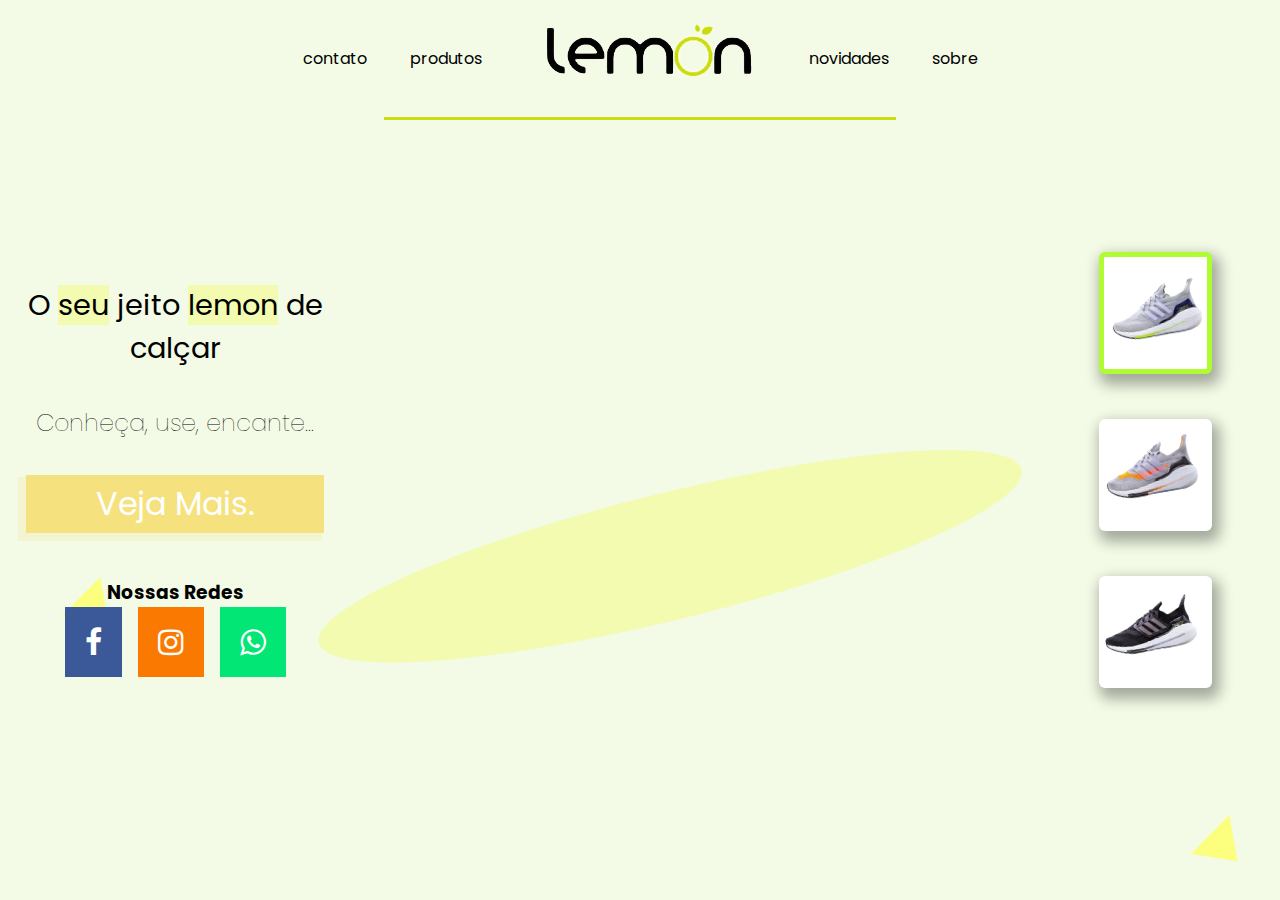
<file: src/index.html>
<!DOCTYPE html>
<html lang="pt-br">

<head>
    <meta charset="UTF-8">
    <meta http-equiv="X-UA-Compatible" content="IE=edge">
    <meta name="viewport" content="width=device-width,initial-scale=1.0,maximum-scale=1.0">
    <title>lemon 🍋</title>
  
    <link rel="icon" href="./images/logoLemon.ico" >
    
    <link rel="stylesheet" href="./styles/home.css">
  </head>

<body>
    <header class="header">
        <nav tabindex="1" class="menu">
            <ul>
                <li class="menu_item">
                    <a href="contato/contato.html">
                        contato
                    </a>
                </li>
                <li class="menu_item"><a href="produtos/index.html">
                        produtos
                    </a></li>
                <li class="">
                    <a href="#">
                        <div class="imagem" alt=""></div>
                    </a>
                </li>
                <li class="menu_item">
                    <a href="#">
                        novidades
                    </a>
                </li>
                <li class="menu_item">

                    <a href="sobre/sobre.html">
                        sobre
                    </a>
                </li>
            </ul>
            <!-- <button class="close_mobile_menu">&times;</button> -->
            <span class="separator"></span>
        </nav>
    </header>

    <main>

        <aside class="conteudo_esquerdo">
            <p class="titulo">O <span class="custom_text">seu</span> jeito <span class="custom_text">lemon</span> de
                calçar</p>

            <p class="descricao">Conheça, use, encante...</p>
            <a class="button" href="./produtos/index.html" >Veja Mais.</a>
            <div class="redes_sociais">
                <h3 class="text_center">Nossas Redes</h3>
                <ul>
                    <li><a target="_blank" href="https://www.facebook.com/calcadoslemon/" class="fa fa-facebook"></a></li>
                    <li><a target="_blank" href="https://www.instagram.com/_lemonshoes/?hl=pt-br" class="fa fa-instagram"></a></li>
                    <li><a target="_blank" href="https://api.whatsapp.com/send?phone=5516988656474" class="fa fa-whatsapp"></a></li>
                </ul>
            </div>
        </aside>
        
        <section>
            <a href="./home/tenis-3.html" class="arrow">
                <img src="./images/left.png" alt="">
            </a>

            <img class="tenis" src="./images/tenis-1-removebg-preview.png" alt="">
            <img class="sombra" src="./images/sombra.png" alt="">

            <a href="./home/tenis-2.html" class="arrow">
                <img src="./images/rigth.png" alt="">
            </a>

        </section>
        <aside class="conteudo_direito">
            <ul>
                <li class="item_ativo">
                    <a href="./index.html">
                        <img src="./images/tenis-1-removebg-preview.png" alt="">
                    </a>
                </li>
                <li>
                    <a href="./home/tenis-2.html">
                        <img src="./images/tenis-2-removebg-preview.png" alt="">
                    </a>
                </li>
                <li>
                    <a href="./home/tenis-3.html">
                        <img src="./images/tenis-3-removebg-preview.png" alt="">
                    </a>
                </li>
            </ul>
        </aside>

    </main>
    <footer>
        
    </footer>
</body>

</html>
</file>
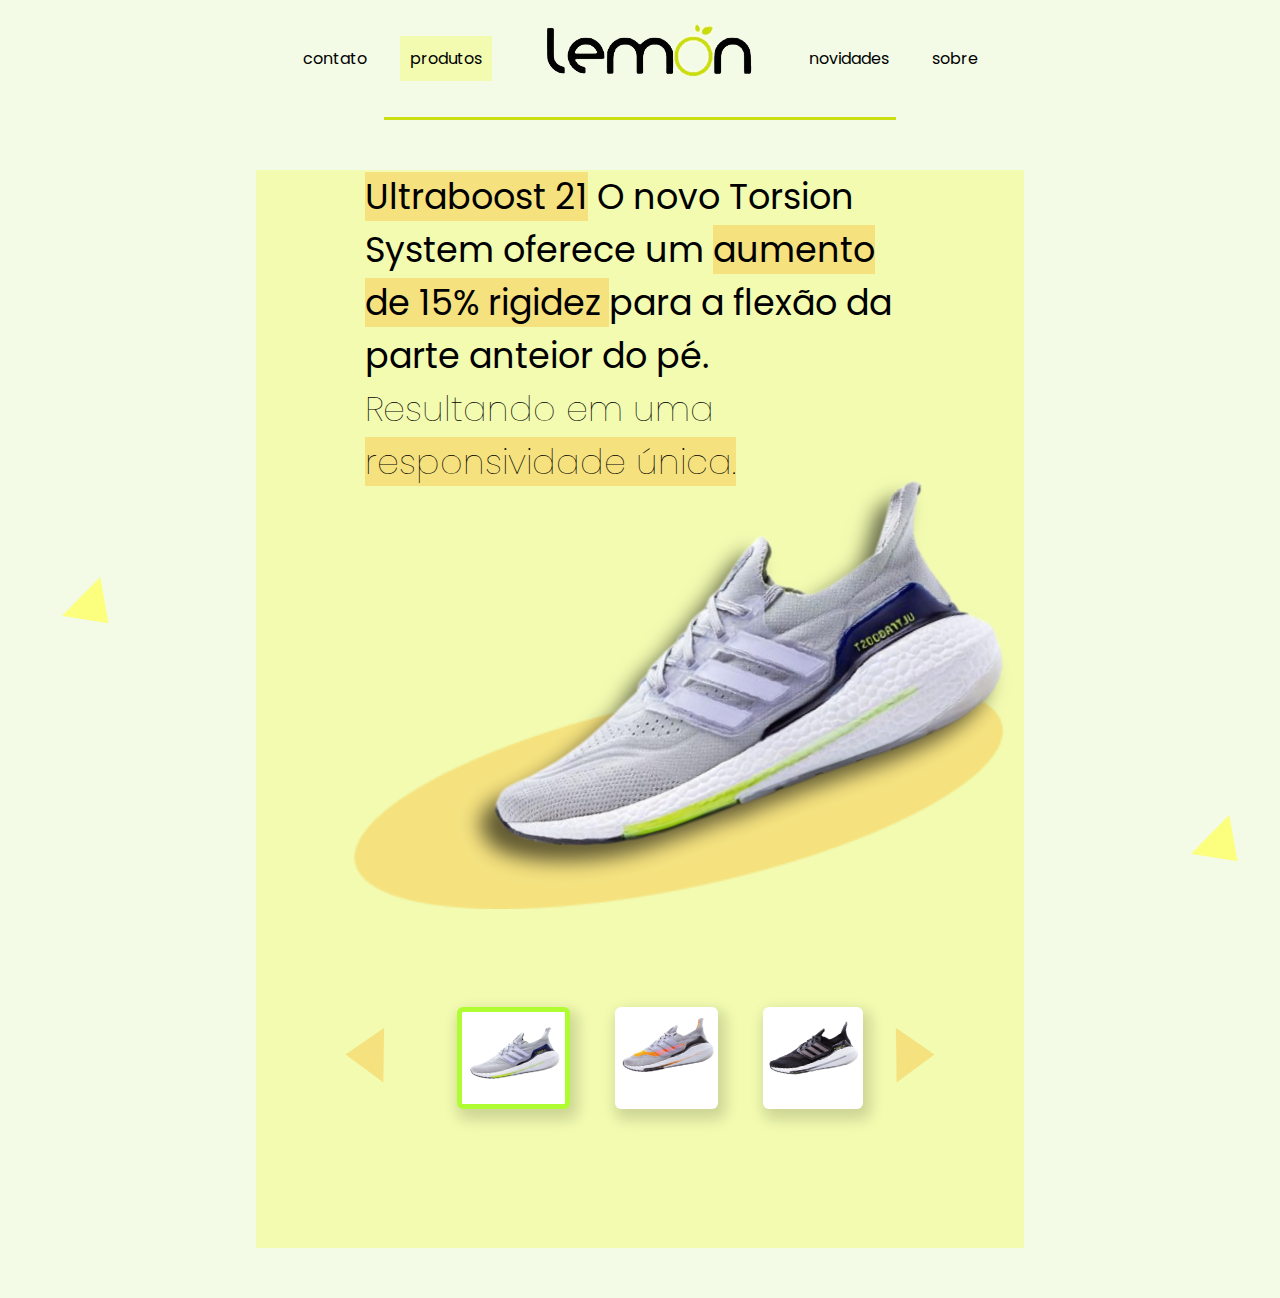
<file: src/produtos/index.html>
<!DOCTYPE html>
<html lang="pt-br">

<head>
    <meta charset="UTF-8">
    <meta http-equiv="X-UA-Compatible" content="IE=edge">
    <meta name="viewport" content="width=device-width, initial-scale=1.0">
    <title>lemon 🍋</title>
    <link rel="stylesheet" href="../styles/produtos.css">
    <link rel="icon" href="../images/logoLemon.ico">
</head>

<body>
    <header class="header">
        <nav tabindex="1" class="menu">
            <ul>
                <li class="menu_item">
                    <a href="../contato/contato.html">
                        contato
                    </a>
                </li>
                <li class="menu_item menu_ativo"><a href="">
                        produtos
                    </a></li>
                <li>
                    <a href="../index.html">
                        <div class="imagem" alt=""></div>
                    </a>
                </li>
                <li class="menu_item">
                    <a href="#">
                        novidades
                    </a>
                </li>
                <li class="menu_item">

                    <a href="../sobre/sobre.html">
                        sobre
                    </a>
                </li>
            </ul>
            <span class="separator"></span>
        </nav>
    </header>

    <main class="container_produtos">

        <aside class="produto_desciption">
            <div class="title">
                <span class="custom_text_darker">Ultraboost 21</span> O novo Torsion System oferece um <span
                    class="custom_text_darker">
                    aumento de 15%
                    rigidez
                </span> para a flexão da parte anteior do pé.
            </div>
            <div class="description">
                Resultando em uma  <span class="custom_text_darker"> responsividade única.</span>
            </div>
        </aside>

        <aside class="produto">
            <a href="https://www.lemonshoe.com.br/" target="_blank">
                <img class="produto_img" src="../images/tenis-1-removebg-preview.png" alt="">
            </a>
            <div class="sombra">
                <img src="../images/sombra3.png" alt="">
            </div>
        </aside>

        <article class="card_produtos">
            <a href="./tenis-3.html" class="arrow">
                <img src="../images/left.png" alt="">
            </a>


            <ul>
                <li class="item_ativo">
                    <a href="#">
                        <img src="../images/tenis-1-removebg-preview.png" alt="">
                    </a>
                </li>
                <li>
                    <a href="./tenis-2.html">
                        <img src="../images/tenis-2-removebg-preview.png" alt="">
                    </a>
                </li>
                <li>
                    <a href="./tenis-3.html">
                        <img src="../images/tenis-3-removebg-preview.png" alt="">
                    </a>
                </li>
            </ul>

            <a href="./tenis-2.html" class="arrow">
                <img src="../images/rigth.png" alt="">
            </a>

        </article>

    </main>
    <footer></footer>
</body>

</html>
</file>
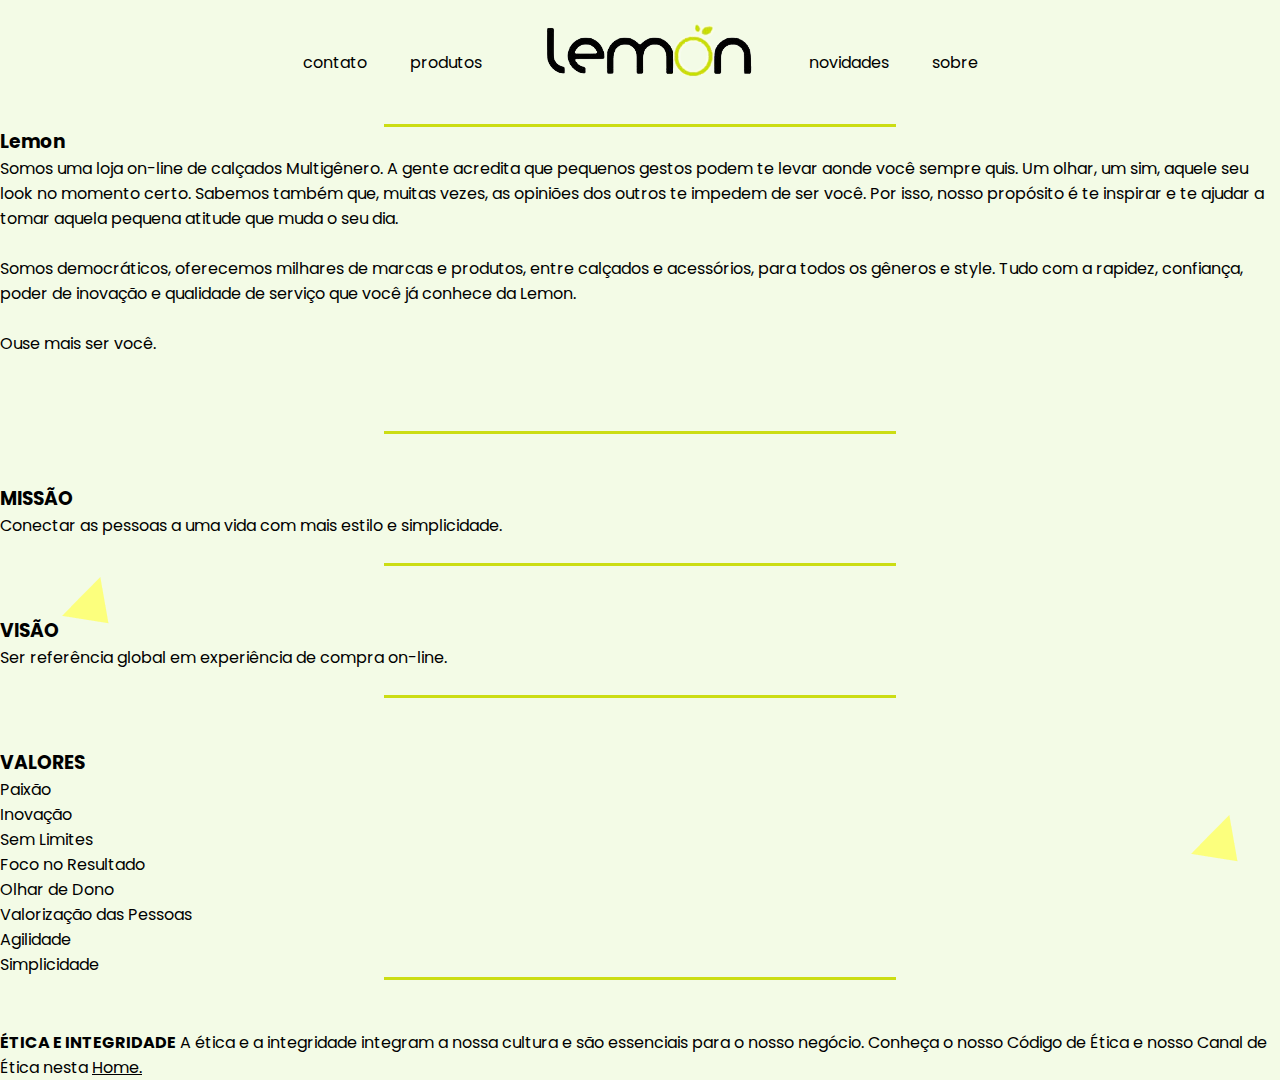
<file: src/sobre.html>
<!DOCTYPE html>
<html lang="pt-br">

<head>
    <meta charset="UTF-8">
    <meta http-equiv="X-UA-Compatible" content="IE=edge">
    <meta name="viewport" content="width=device-width, initial-scale=1.0">
    <title>lemon 🍋</title>
    <link rel="stylesheet" href="./styles/default.css">
</head>

<body>
    <header class="header">
        <nav class="menu">
            <ul>
                <li class="menu_item">
                    <a href="index.html">
                        contato
                    </a>
                </li>
                <li class="menu_item"><a href="produtos/index.html">
                        produtos
                    </a></li>
                <li>
                    <a href="index.html">
                        <img src="./images/lemon-logo.png" alt="">
                    </a>
                </li>
                <li class="menu_item">
                    <a href="#">
                        novidades
                    </a>
                </li>
                <li class="menu_item">

                    <a href="#">
                        sobre
                    </a>
                </li>
            </ul>
            <span class="separator"></span>
        </nav>
    </header>
    <p>
    <span>
        <h3>Lemon</h3>
        Somos uma loja on-line de calçados Multigênero. A gente acredita que pequenos gestos podem 
        te levar aonde você sempre quis. Um olhar, um sim, aquele seu look no momento certo. 
        Sabemos também que, muitas vezes, as opiniões dos outros te impedem de ser você. 
        Por isso, nosso propósito é te inspirar e te ajudar a tomar aquela pequena atitude que muda o seu dia.
        <br><br>Somos democráticos, oferecemos milhares de marcas e produtos, entre calçados e acessórios, 
        para todos os gêneros e style. Tudo com a rapidez, confiança, poder de inovação e qualidade de 
        serviço que você já conhece da Lemon.<br><br>Ouse mais ser você.<br><br><br><br></span>
    </p>
    <P>
        <span class="separator"></span><br><br>
        <h3>MISSÃO</h3>
        <span>
            Conectar as pessoas a uma vida com mais estilo e simplicidade.<br><br>
        </span>
    </P>

    <P>
        <span class="separator"></span><br><br>
        <h3>VISÃO</h3>
        <span>
            Ser referência global em experiência de compra on-line.<br><br>
        </span>
    </P>

    <P>
        <span class="separator"></span><br><br>
        <h3>VALORES</h3>
        <span>
                Paixão<br>
                Inovação<br>
                Sem Limites<br>
                Foco no Resultado<br>
                Olhar de Dono<br>
                Valorização das Pessoas<br>
                Agilidade<br>
                Simplicidade
        </span>
    </P>

    <P>
        <span class="separator"></span><br><br> 
        <strong class="main-title">ÉTICA E INTEGRIDADE</strong>
        <span>
            A ética e a integridade integram a nossa cultura e são essenciais para o nosso negócio. 
            Conheça o nosso Código de Ética e nosso Canal de Ética nesta 
            <a href="index.html" target="_blank">Home.</a>
        </span>
    </P>

    <footer></footer>
</body>

</html>
</file>
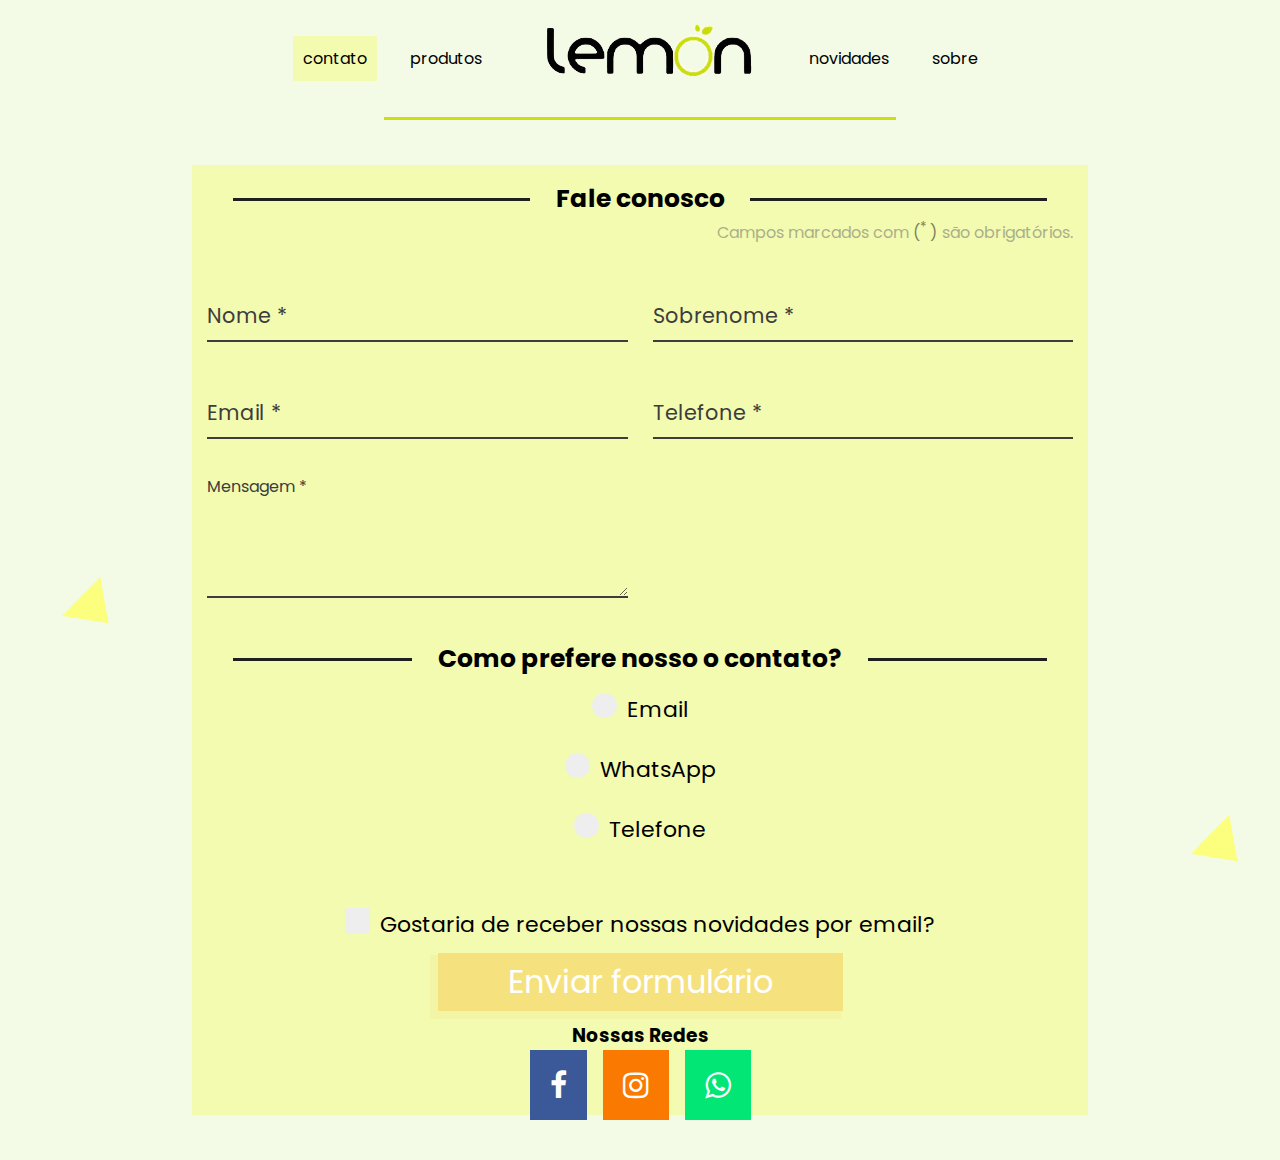
<file: src/contato/contato.html>
<!DOCTYPE html>
<html lang="pt-br">

<head>
    <meta charset="UTF-8">
    <meta http-equiv="X-UA-Compatible" content="IE=edge">
    <meta name="viewport" content="width=device-width, initial-scale=1.0">
    <title>lemon 🍋</title>
    <link rel="stylesheet" href="../styles/contato.css">
    <link rel="icon" href="../images/logoLemon.ico">
</head>

<body>
    <header class="header">
        <nav tabindex="1" class="menu">
            <ul>
                <li class="menu_item menu_ativo">
                    <a href="./contato.html">
                        contato
                    </a>
                </li>
                <li class="menu_item"><a href="../produtos/index.html">
                        produtos
                    </a></li>
                <li>
                    <a href="../index.html">
                        <div class="imagem" alt=""></div>
                    </a>
                </li>
                <li class="menu_item">
                    <a href="#">
                        novidades
                    </a>
                </li>
                <li class="menu_item">

                    <a href="../sobre/sobre.html">
                        sobre
                    </a>
                </li>
            </ul>
            <span class="separator"></span>
        </nav>
    </header>

    <div class="container">
        <h3 class="text_center separator_form">Fale conosco</h3>

        <!-- aqui adicionar link "clique aqui"
        <span>Para troca e devolução <a href="#">clique aqui</a></span><br><br> -->

        <p class="text_right text_muted">Campos marcados com <span>
                (<sup class="warning__sup">*</sup> )</span> são obrigatórios. <br><br>
        </p>

        <main>
            <form>
                <div class="contato_body">
                    <div class="form_group field">
                        <input type="input" class="form_field" placeholder="Name" name="name" id='name' required />
                        <label for="name" class="form_label"> Nome *</label>
                    </div>

                    <div class="form_group field">
                        <input type="input" class="form_field" placeholder="Name" name="sobrenome" id='sobrenome'
                            required />
                        <label for="sobrenome" class="form_label">Sobrenome *</label>
                    </div>


                    <div class="form_group field">
                        <input type="input" class="form_field" placeholder="Email" name="email" id="email" required />
                        <label for="email" class="form_label">Email *</label>
                    </div>



                    <div class="form_group field">
                        <input type="input" class="form_field" placeholder="Telefone" name="telefone" id='telefone'
                            required />
                        <label for="telefone" class="form_label">Telefone *</label>
                    </div>

                    <div class="form_group field">
                        <textarea class="form_field" cols="70" rows="3" required id="mensagem"></textarea>
                        <label class="form_label" for="mensagem">Mensagem *</label>
                    </div>
                </div>



                <div class="contato_options">
                    <h3 class="text_center separator_form">Como prefere nosso o contato?</h3>


                    <div class="options">

                        <label class="container_radio" for="radio-email"> <input class="checkbox" type="radio"
                                name="contato" value="email" id="radio-email"> <span class="checkmark radio"></span>
                            Email</label>

                        <label class="container_radio" for="radio-whatsapp"> <input class="checkbox" type="radio"
                                name="contato" value="whatsapp" id="radio-whatsapp"> <span
                                class="checkmark radio"></span>
                            WhatsApp</label>

                        <label class="container_radio" for="radio-telefone"> <input class="checkbox" type="radio"
                                name="contato" value="telefone" id="radio-telefone"> <span
                                class="checkmark radio"></span>
                            Telefone</label>

                    </div>
                </div>

                <div class="contato_footer">
                    <label class="container_radio "><input class="checkbox" type="checkbox" name=""><span
                            class="checkmark"></span>Gostaria de receber nossas novidades por email?</label>
                   
                    <input class="button" type="submit" value="Enviar formulário">
                </div>
                <div class="redes_sociais">
                    <h3 class="text_center">Nossas Redes</h3>
                    <ul>
                        <li><a target="_blank" href="https://www.facebook.com/calcadoslemon/" class="fa fa-facebook"></a></li>
                        <li><a target="_blank" href="https://www.instagram.com/_lemonshoes/?hl=pt-br" class="fa fa-instagram"></a></li>
                        <li><a  target="_blank" href="https://api.whatsapp.com/send?phone=5516988656474" class="fa fa-whatsapp"></a></li>
                    </ul>
                </div>
            </form>
        </main>
    </div>

</body>

</html>
</file>
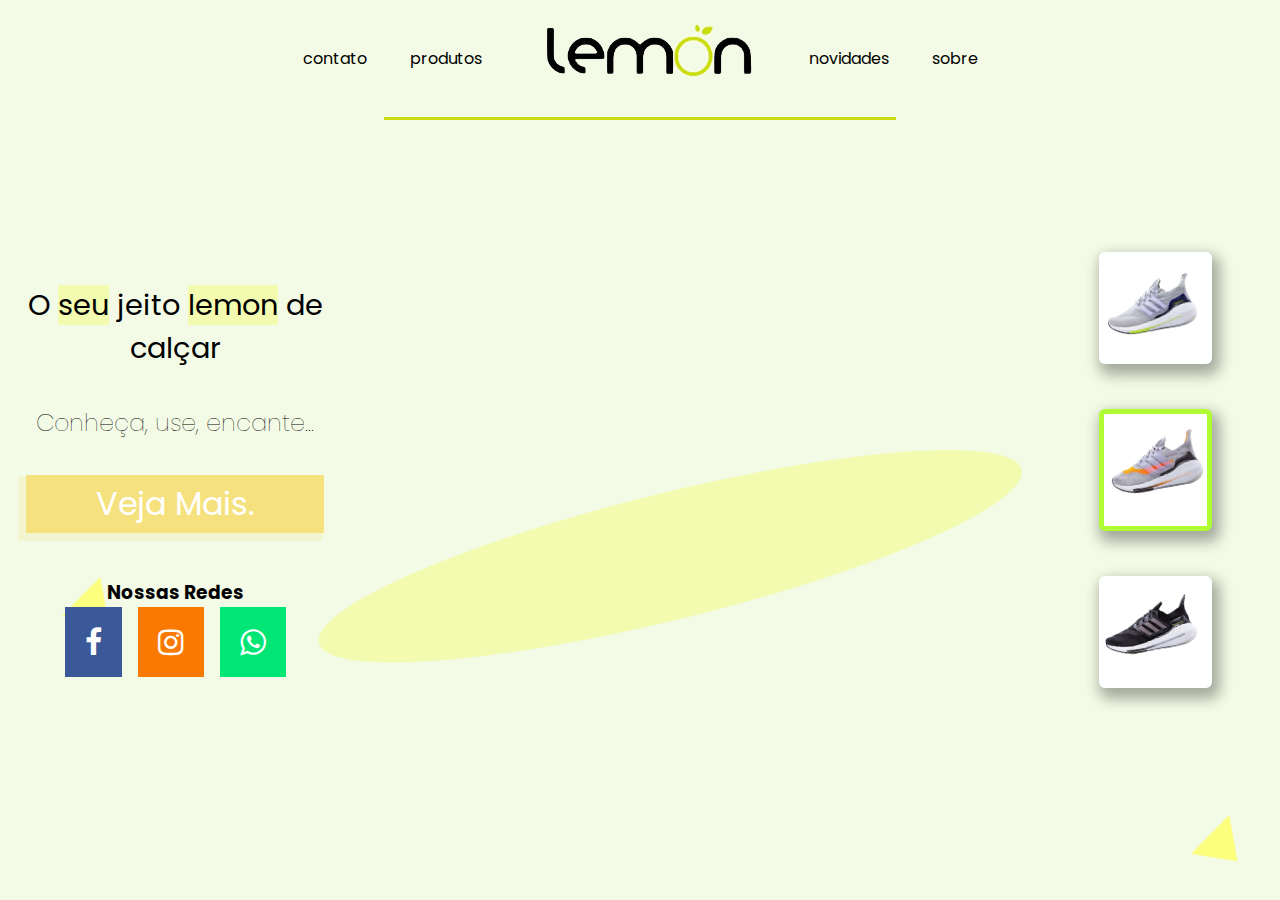
<file: src/home/tenis-2.html>
<!DOCTYPE html>
<html lang="pt-br">

<head>
    <meta charset="UTF-8">
    <meta http-equiv="X-UA-Compatible" content="IE=edge">
    <meta name="viewport" content="width=device-width, initial-scale=1.0">
    <title>lemon 🍋</title>
    <link rel="stylesheet" href="../styles/home.css">
    <link rel="icon" href="./images/logoLemon.ico">
</head>

<body>
    <header class="header">
        <nav tabindex="1" class="menu">
            <ul>
                <li class="menu_item">
                    <a href="../contato/contato.html">
                        contato
                    </a>
                </li>
                <li class="menu_item"><a href="../produtos/index.html">
                        produtos
                    </a></li>
                <li>
                    <a href="../index.html">
                        <div class="imagem" alt=""></div>
                    </a>
                </li>
                <li class="menu_item">
                    <a href="#">
                        novidades
                    </a>
                </li>
                <li class="menu_item">

                    <a href="../sobre/sobre.html">
                        sobre
                    </a>
                </li>
            </ul>
            <span class="separator"></span>
        </nav>
    </header>

    <main>

        <aside class="conteudo_esquerdo">
            <p class="titulo">O <span class="custom_text">seu</span> jeito <span class="custom_text">lemon</span> de
                calçar</p>

            <p class="descricao">Conheça, use, encante...</p>
            <a class="button" href="../produtos/index.html">Veja Mais.</a>

            <div class="redes_sociais">
                <h3 class="text_center">Nossas Redes</h3>
                <ul>
                    <li><a target="_blank" href="https://www.facebook.com/calcadoslemon/" class="fa fa-facebook"></a></li>
                    <li><a target="_blank" href="https://www.instagram.com/_lemonshoes/?hl=pt-br" class="fa fa-instagram"></a></li>
                    <li><a target="_blank" href="https://api.whatsapp.com/send?phone=5516988656474" class="fa fa-whatsapp"></a></li>
                </ul>
            </div>
        </aside>
        <section>
            <a href="../index.html" class="arrow">
                <img src="../images/left.png" alt="">
            </a>

            <img class="tenis" src="../images/tenis-2-removebg-preview.png" alt="">

            <img class="sombra" src="../images/sombra.png" alt="">
            <a href="./tenis-3.html" class="arrow">
                <img src="../images/rigth.png" alt="">
            </a>
        </section>
        <aside class="conteudo_direito">
            <ul>
                <li>
                    <a href="../index.html">
                        <img src="../images/tenis-1-removebg-preview.png" alt="">
                    </a>
                </li>
                <li class="item_ativo">
                    <a href="#">
                        <img src="../images/tenis-2-removebg-preview.png" alt="">
                    </a>
                </li>
                <li>
                    <a href="./tenis-3.html">
                        <img src="../images/tenis-3-removebg-preview.png" alt="">
                    </a>
                </li>
            </ul>
        </aside>

    </main>
    <footer></footer>
</body>

</html>
</file>
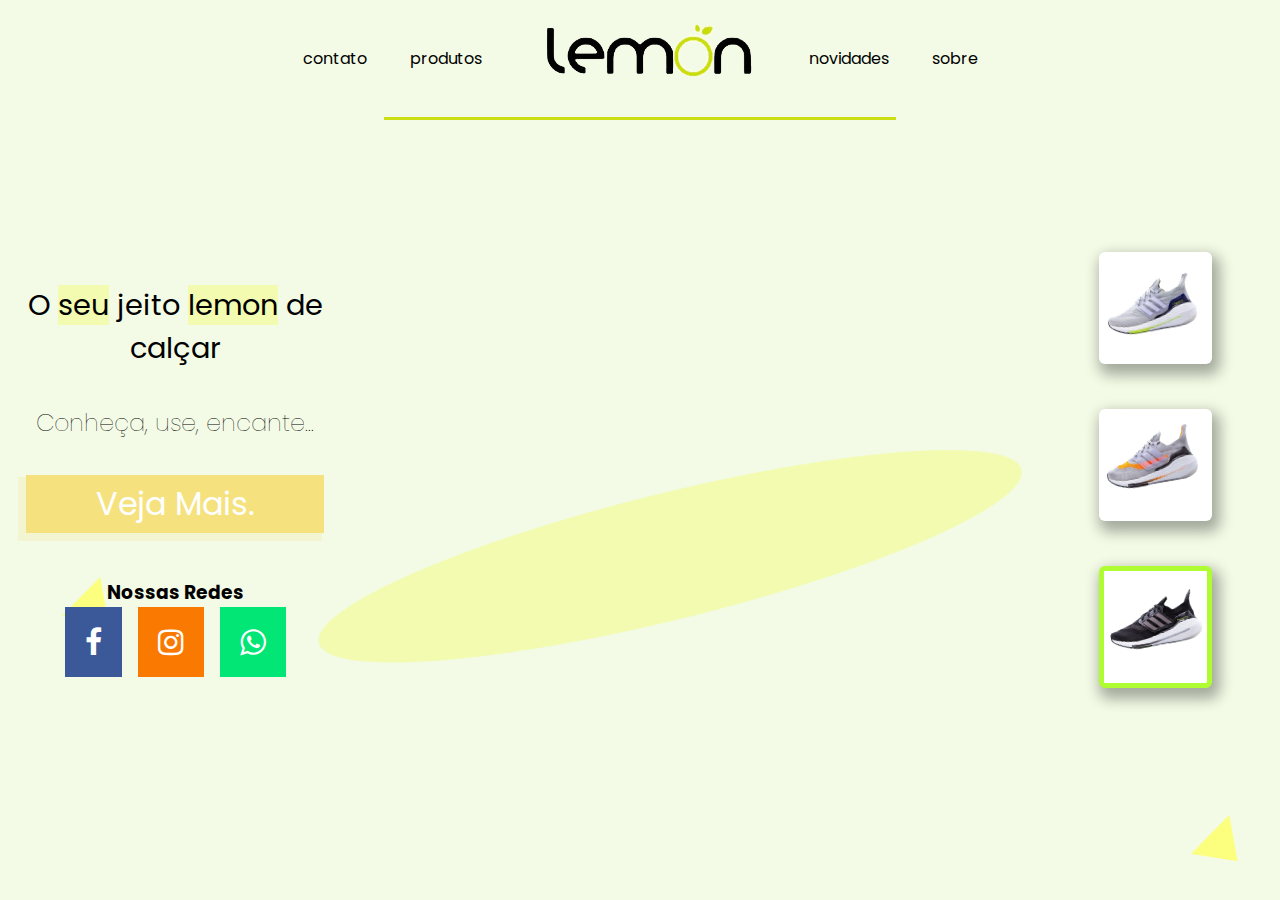
<file: src/home/tenis-3.html>
<!DOCTYPE html>
<html lang="pt-br">
<head>
    <meta charset="UTF-8">
    <meta http-equiv="X-UA-Compatible" content="IE=edge">
    <meta name="viewport" content="width=device-width, initial-scale=1.0">
    <title>lemon 🍋</title>
    <link rel="stylesheet" href="../styles/home.css">
    <link rel="icon" href="./images/logoLemon.ico">
</head>
<body>
    <header class="header">
        <nav  tabindex="1" class="menu">
           <ul >
               <li class="menu_item">
                <a href="../contato/contato.html">
                    contato
                   </a>
               </li>
               <li class="menu_item"><a href="../produtos/index.html">
                produtos
               </a></li>
               <li >
                   <a href="../index.html" >
                    <div class="imagem" alt=""></div>
                   </a>
               </li>
               <li class="menu_item">
                   <a href="#">
                    novidades
                   </a>
               </li>
               <li class="menu_item">

                <a href="../sobre/sobre.html">
                    sobre
                </a>
               </li>
           </ul>
           <span class="separator"></span>
        </nav>
    </header>
   
    <main>
       
            <aside class="conteudo_esquerdo">
                <p class="titulo">O  <span class="custom_text">seu</span> jeito  <span class="custom_text">lemon</span> de calçar</p>
                <p class="descricao">Conheça, use, encante...</p>
                <a  class="button" href="../produtos/index.html" >Veja Mais.</a>

                <div class="redes_sociais">
                    <h3 class="text_center">Nossas Redes</h3>
                    <ul>
                        <li><a target="_blank" href="https://www.facebook.com/calcadoslemon/" class="fa fa-facebook"></a></li>
                        <li><a target="_blank" href="https://www.instagram.com/_lemonshoes/?hl=pt-br" class="fa fa-instagram"></a></li>
                        <li><a target="_blank" href="https://api.whatsapp.com/send?phone=5516988656474" class="fa fa-whatsapp"></a></li>
                    </ul>
                </div>
            </aside>
            <section>
                <a href="./tenis-2.html" class="arrow">
                    <img src="../images/left.png" alt="">
                </a>

                <img  class="tenis" src="../images/tenis-3-removebg-preview.png" alt="">
                <img class="sombra" src="../images/sombra.png" alt="">

                <a href="../index.html" class="arrow">
                    <img src="../images/rigth.png" alt="">
                </a>
            </section>
            <aside  class="conteudo_direito">
                <ul>
                    <li>
                        <a href="../index.html">
                            <img src="../images/tenis-1-removebg-preview.png" alt="">
                        </a>
                    </li>
                    <li>
                        <a href="./tenis-2.html">
                            <img src="../images/tenis-2-removebg-preview.png" alt="">
                        </a>
                    </li>
                    <li class="item_ativo">
                        <a  href="#">
                            <img src="../images/tenis-3-removebg-preview.png" alt="">
                        </a>
                    </li>
                </ul>
            </aside>
       
    </main>
    <footer></footer>
</body>
</html>
</file>
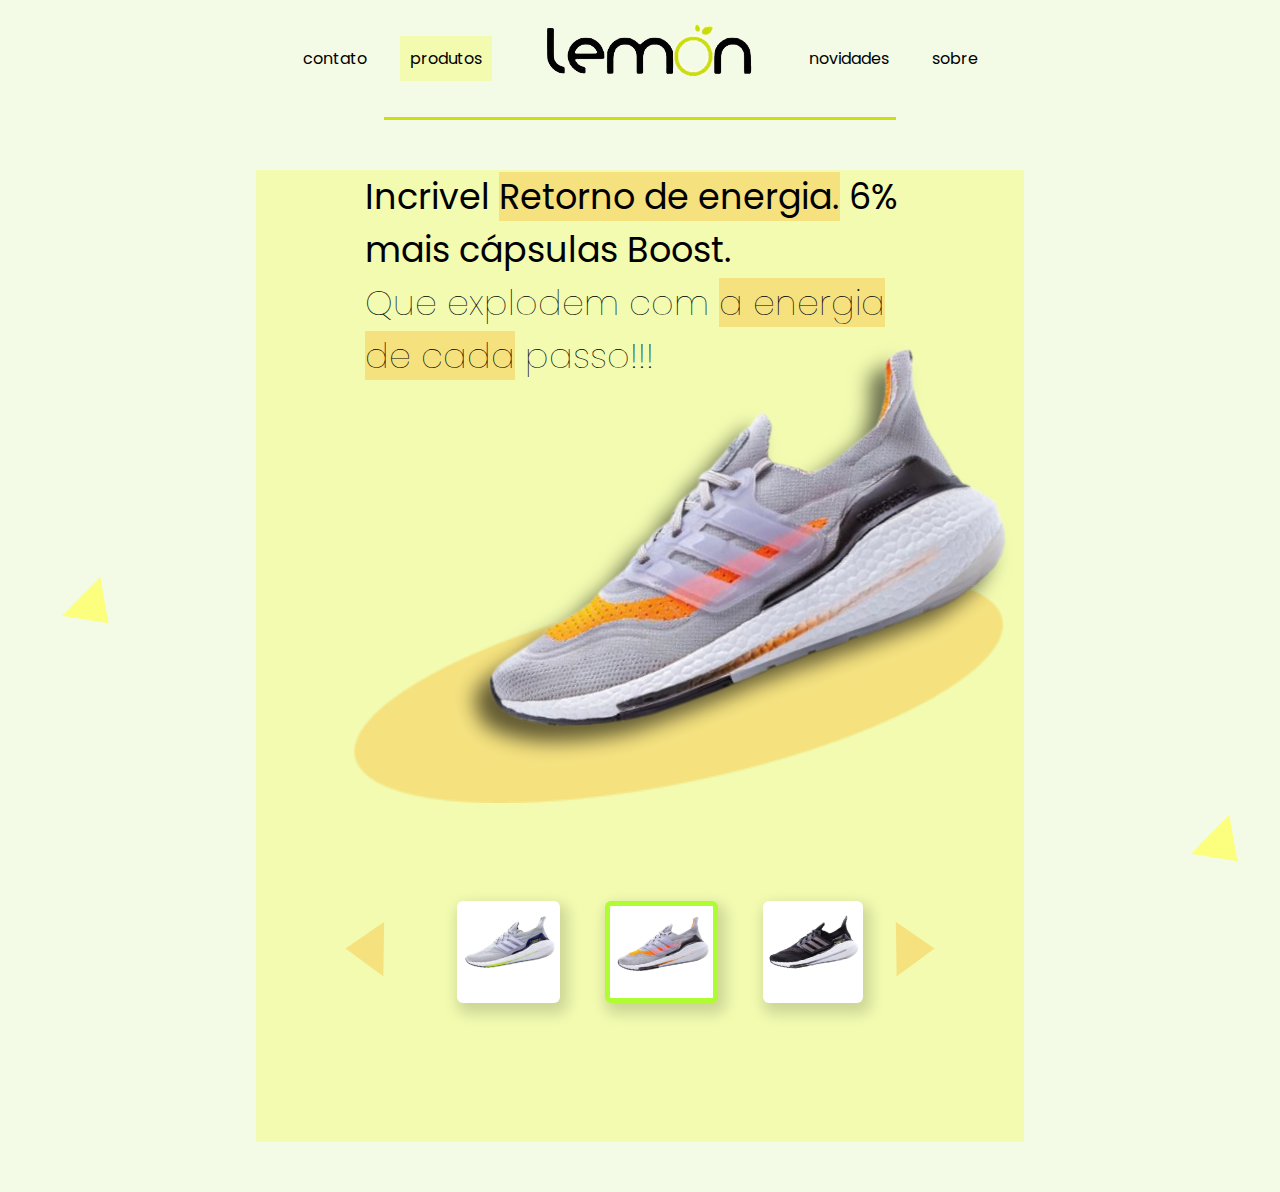
<file: src/produtos/tenis-2.html>
<!DOCTYPE html>
<html lang="pt-br">

<head>
    <meta charset="UTF-8">
    <meta http-equiv="X-UA-Compatible" content="IE=edge">
    <meta name="viewport" content="width=device-width, initial-scale=1.0">
    <title>lemon 🍋</title>
    <link rel="stylesheet" href="../styles/produtos.css">
    <link rel="icon" href="../images/logoLemon.ico">
</head>

<body>
    <header class="header">
        <nav  tabindex="1" class="menu">
            <ul>
                <li class="menu_item">
                    <a href="../contato/contato.html">
                        contato
                    </a>
                </li>
                <li class="menu_item menu_ativo"><a href="">
                        produtos
                    </a></li>
                <li>
                    <a href="../index.html">
                        <div class="imagem" alt=""></div>
                    </a>
                </li>
                <li class="menu_item">
                    <a href="#">
                        novidades
                    </a>
                </li>
                <li class="menu_item">

                    <a href="../sobre/sobre.html">
                        sobre
                    </a>
                </li>
            </ul>
            <span class="separator"></span>
        </nav>
    </header>

    <main class="container_produtos">

        <aside class="produto_desciption">
           <div class="title">
            Incrivel <span class="custom_text_darker">Retorno de energia.</span> 6% mais cápsulas Boost.
           </div>
           <div class="description">
            Que explodem com <span class="custom_text_darker"> a energia de cada</span> passo!!!
           </div>
        </aside>

        <aside class="produto">
            <a href="https://www.lemonshoe.com.br/" target="_blank">

                <img class="produto_img" src="../images/tenis-2-removebg-preview.png" alt="">
            </a>
            <div class="sombra">
                <img src="../images/sombra3.png" alt="">
            </div>
        </aside>

        <article class="card_produtos">
            <a href="./index.html" class="arrow">
                <img src="../images/left.png" alt="">
            </a>


            <ul>
                <li class="">
                    <a href="./index.html">
                        <img src="../images/tenis-1-removebg-preview.png" alt="">
                    </a>
                </li>
                <li class="item_ativo">
                    <a href="#">
                        <img src="../images/tenis-2-removebg-preview.png" alt="">
                    </a>
                </li>
                <li>
                    <a href="./tenis-3.html">
                        <img src="../images/tenis-3-removebg-preview.png" alt="">
                    </a>
                </li>
            </ul>

            <a href="./tenis-3.html" class="arrow">
                <img src="../images/rigth.png" alt="">
            </a>

        </article>

    </main>
    <footer></footer>
</body>

</html>
</file>
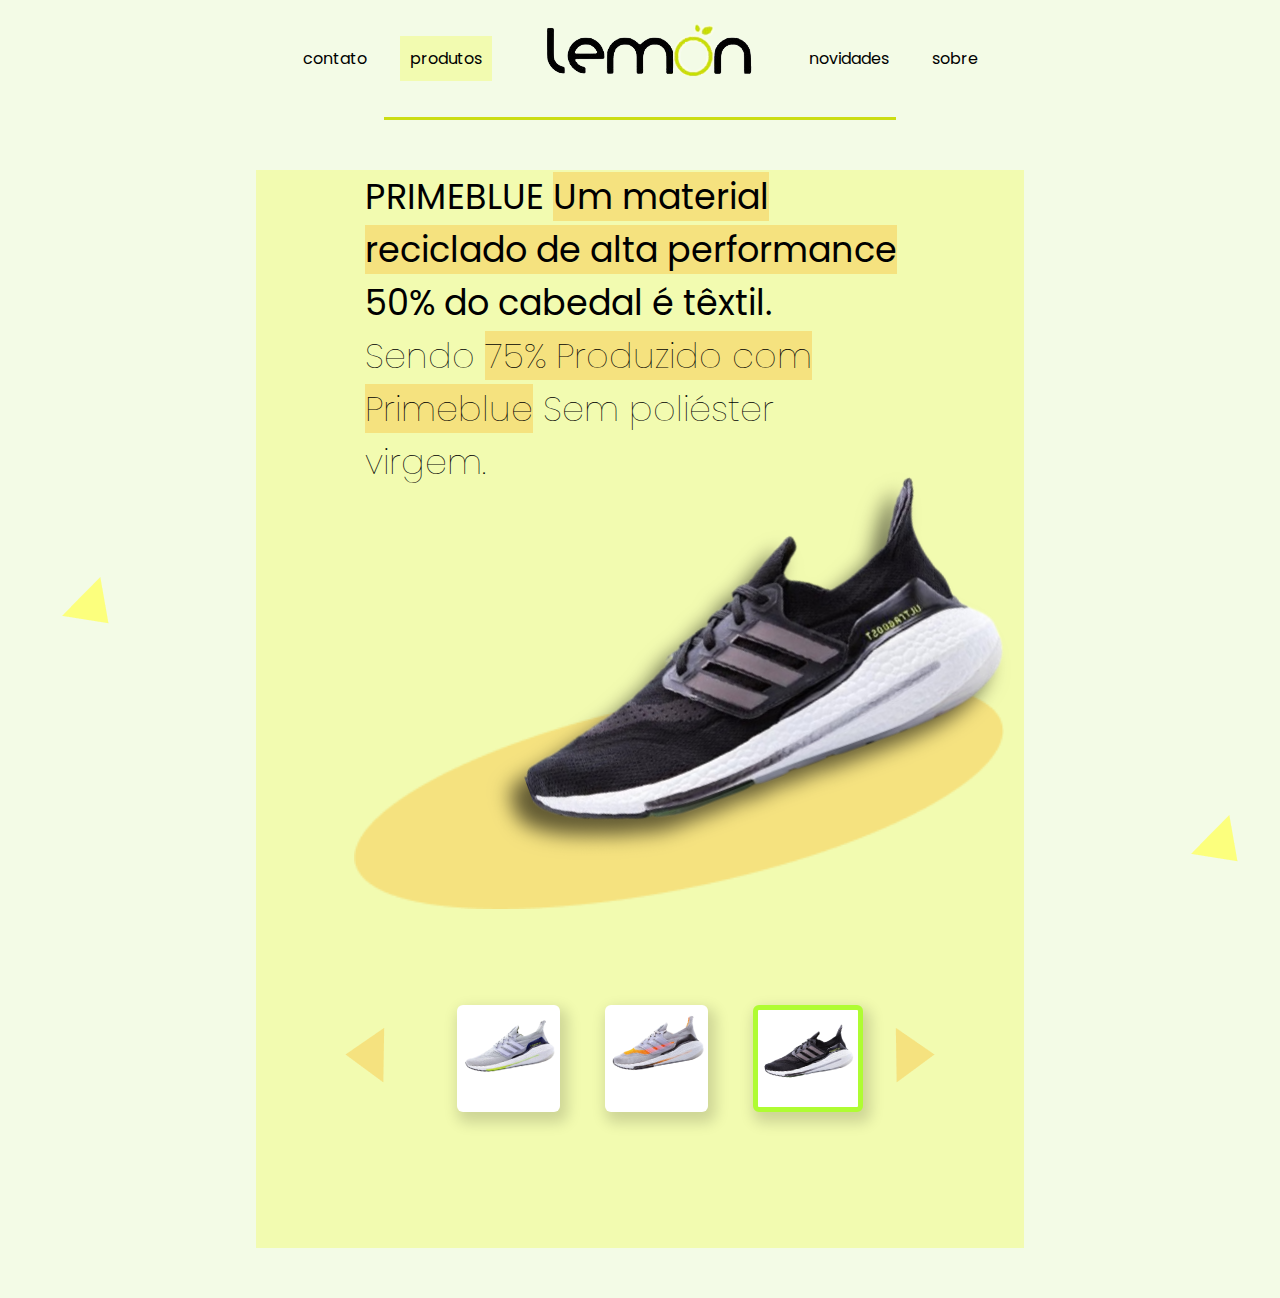
<file: src/produtos/tenis-3.html>
<!DOCTYPE html>
<html lang="pt-br">

<head>
    <meta charset="UTF-8">
    <meta http-equiv="X-UA-Compatible" content="IE=edge">
    <meta name="viewport" content="width=device-width, initial-scale=1.0">
    <title>lemon 🍋</title>
    <link rel="stylesheet" href="../styles/produtos.css">
    <link rel="icon" href="../images/logoLemon.ico">
</head>

<body>
    <header class="header">
        <nav tabindex="1" class="menu">
            <ul>
                <li class="menu_item">
                    <a href="../contato/contato.html">
                        contato
                    </a>
                </li>
                <li class="menu_item menu_ativo"><a href="">
                        produtos
                    </a></li>
                <li>
                    <a href="../index.html">
                        <div class="imagem" alt=""></div>
                    </a>
                </li>
                <li class="menu_item">
                    <a href="#">
                        novidades
                    </a>
                </li>
                <li class="menu_item">

                    <a href="../sobre/sobre.html">
                        sobre
                    </a>
                </li>
            </ul>
            <span class="separator"></span>
        </nav>
    </header>

    <main class="container_produtos">

        <aside class="produto_desciption">
            <div class="title">
                PRIMEBLUE <span class="custom_text_darker">Um material reciclado de alta performance</span> 50% do
                cabedal é têxtil.
            </div>
            <div class="description">
                Sendo <span class="custom_text_darker"> 75% Produzido com Primeblue</span> Sem poliéster <br>virgem.
            </div>
        </aside>

        <aside class="produto">
            <a href="https://www.lemonshoe.com.br/" target="_blank">

                <img class="produto_img" src="../images/tenis-3-removebg-preview.png" alt="">
            </a>
            <div class="sombra">
                <img src="../images/sombra3.png" alt="">
            </div>
        </aside>

        <article class="card_produtos">
            <a href="./tenis-2.html" class="arrow">
                <img src="../images/left.png" alt="">
            </a>


            <ul>
                <li class="">
                    <a href="./index.html">
                        <img src="../images/tenis-1-removebg-preview.png" alt="">
                    </a>
                </li>
                <li>
                    <a href="./tenis-2.html">
                        <img src="../images/tenis-2-removebg-preview.png" alt="">
                    </a>
                </li>
                <li class="item_ativo">
                    <a href="#">
                        <img src="../images/tenis-3-removebg-preview.png" alt="">
                    </a>
                </li>
            </ul>

            <a href="./index.html" class="arrow">
                <img src="../images/rigth.png" alt="">
            </a>

        </article>

    </main>
    <footer></footer>
</body>

</html>
</file>
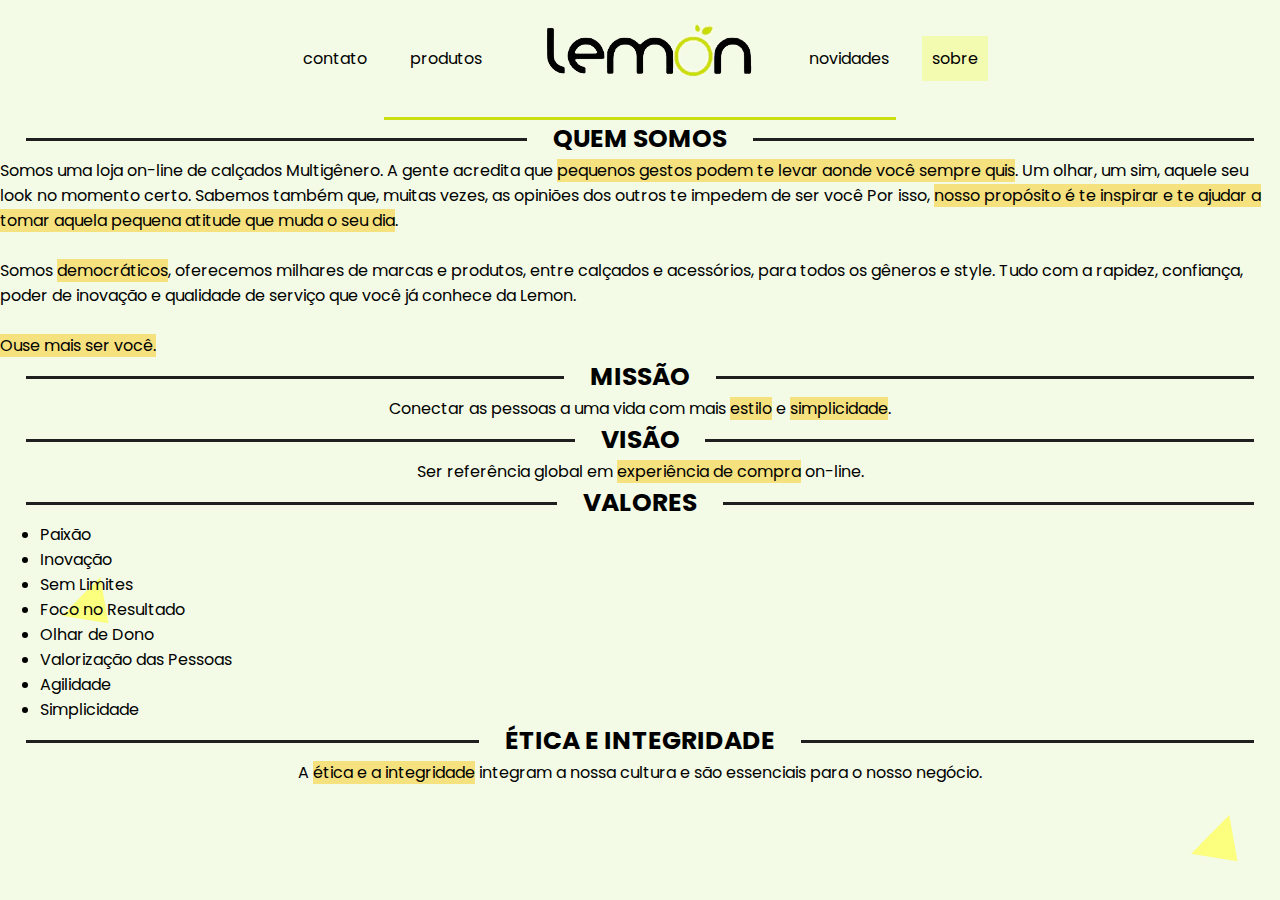
<file: src/sobre/sobre.html>
<!DOCTYPE html>
<html lang="pt-br">

<head>
    <meta charset="UTF-8">
    <meta http-equiv="X-UA-Compatible" content="IE=edge">
    <meta name="viewport" content="width=device-width, initial-scale=1.0">
    <title>lemon 🍋</title>
    <link rel="stylesheet" href="../styles/sobre.css">
    <link rel="icon" href="../images/logoLemon.ico">
</head>

<body>
    <header class="header">
        <nav tabindex="1" class="menu">
            <ul>
                <li class="menu_item">
                    <a href="../contato/contato.html">
                        contato
                    </a>
                </li>
                <li class="menu_item"><a href="../produtos/index.html">
                        produtos
                    </a></li>
                <li>
                    <a href="../index.html">
                        <div class="imagem" alt=""></div>
                    </a>
                </li>
                <li class="menu_item">
                    <a href="#">
                        novidades
                    </a>
                </li>
                <li class="menu_item menu_ativo">

                    <a href="sobre.html">
                        sobre
                    </a>
                </li>
            </ul>
            <span class="separator"></span>
        </nav>
    </header>
    <main class="container">


        <div class="card">
            <h3 class="card_title separator_form">
                QUEM SOMOS
            </h3>
            <div class="card_text">

                <p class="text">
                    Somos uma loja on-line de calçados Multigênero. A gente acredita que <span
                        class="custom_text_darker">
                        pequenos gestos podem
                        te levar aonde você sempre quis</span>. Um olhar, um sim, aquele seu look no momento certo.
                    Sabemos também que, muitas vezes, as opiniões dos outros te impedem de ser você

                    Por isso, <span class="custom_text_darker">nosso propósito é te inspirar e te ajudar a tomar aquela
                        pequena atitude que muda o seu
                        dia</span>.
                    <br><br>Somos <span class="custom_text_darker">democráticos</span>, oferecemos milhares de marcas e
                    produtos, entre calçados e acessórios,
                    para todos os gêneros e style. Tudo com a rapidez, confiança, poder de inovação e qualidade de
                    serviço que você já conhece da Lemon.<br><br><span class="custom_text_darker">
                        Ouse mais ser você.
                    </span>
                </p>
            </div>
        </div>


        <div class="card">
            <h3 class="card_title separator_form">
                MISSÃO
            </h3>
            <div class="card_text">

                <p class="text text_center">
                    Conectar as pessoas a uma vida com mais <span class="custom_text_darker">estilo</span> e <span class="custom_text_darker">simplicidade</span>.

                </p>
            </div>
        </div>


        <div class="card">
            <h3 class="card_title separator_form">
                VISÃO
            </h3>
            <div class="card_text">

                <p class="text text_center">
                    Ser referência global em <span class="custom_text_darker">experiência de compra</span> on-line.

                </p>
            </div>
        </div>

        <div class="card">
            <h3 class="card_title separator_form">
                VALORES
            </h3>
            <div class="card_text">

                <p class="text text_center">
                <ul>
                    <li>Paixão</li>
                    <li>Inovação</li>
                    <li>Sem Limites</li>
                    <li>Foco no Resultado</li>
                    <li>Olhar de Dono</li>
                    <li>Valorização das Pessoas</li>
                    <li>Agilidade</li>
                    <li> Simplicidade</li>
                </ul>
                </p>
            </div>
        </div>



        <div class="card">
            <h3 class="card_title separator_form">
                ÉTICA E INTEGRIDADE
            </h3>
            <div class="card_text">

                <p class="text text_center">
                    A <span class="custom_text_darker">ética e a integridade</span> integram a nossa cultura e são essenciais para o nosso negócio.
                

                </p>
            </div>
        </div>



    </main>

    <footer></footer>
</body>

</html>
</file>
<file: src/styles/home.css>
@import "default.css";
img {
  -webkit-user-drag: none;
  -khtml-user-drag: none;
  -moz-user-drag: none;
  -o-user-drag: none;
  user-drag: none;
}

main {
  display: grid;
  grid-template-columns: 1fr 1fr 1fr;
  
  grid-gap: 10vw;
  grid-auto-rows: 700px;
  transition: all 0.5s;
}

.conteudo_esquerdo {
  display: flex;
  justify-content: center;
  align-items: center;

  grid-gap: 35px;
  flex-direction: column;
}

.conteudo_esquerdo .titulo {
  font-size: 1.8rem;
  text-align: center;
  width: 350px;
  text-decoration-style: wavy;
}

.conteudo_esquerdo .descricao {
  font-size: 1.5rem;
  font-weight: lighter;
  text-align: center;
}

.conteudo_direito {
  display: flex;

  justify-content: center;
  align-items: center;
}

.conteudo_direito ul {
  list-style-type: none;
  display: flex;
  grid-gap: 45px;
  flex-direction: column;
}

.conteudo_direito li {
  display: flex;

  background-color: white;
  padding: 0 5px;
  border-radius: 6px;
  -webkit-box-shadow: 4px 7px 14px 4px rgba(0, 0, 0, 0.32);
  box-shadow: 4px 7px 14px 4px rgba(0, 0, 0, 0.32);
  transition: all 0.5s;
}

.conteudo_direito li:hover {
  transform: scale(1.05);
}
.conteudo_direito li a {
  cursor: pointer;
}

.conteudo_direito img {
  width: 93px;
  height: 105px;
  transform: rotate(-10deg) scaleX(-1);
}

.item_ativo {
  border: 5px solid var(--cor-primaria-escura);
}

section {
  display: flex;
  justify-content: center;
  align-items: center;
}

section .sombra {
  display: flex;
  width: 55vw;
  position: absolute;
  z-index: -101;
  top: 450px;
}

section .tenis {
  transform: translateX(-100vh) scaleX(-1);
  overflow: hidden;
  z-index: -100;
  width: 30vw;
  animation: intro 1s forwards;
  filter: drop-shadow(10px 25px 10px rgba(0, 0, 0, 0.6));
}

@keyframes intro {
  0% {
    opacity: 0;
    filter: drop-shadow(70px 25px 10px rgba(0, 0, 0, 0.6));
  }

  100% {
    opacity: 1;
    z-index: 1;
    transform: rotate(-20deg) scaleX(-1);
  }
}


.arrow {
  display: none;
  align-items: center;

  justify-content: space-between;
  z-index: 100;
}
/*
Media Queries
*/

@media (max-width: 1170px) {
  main {
    display: grid;
    margin-top: 65px;
    grid-template-columns: 1fr;

    grid-auto-rows: 200px;
  }

  section .tenis {
    justify-content: center;
    width: 70vw;
  }
  .conteudo_direito {
    display: none;
  }

  section .tenis {
    transform: translateX(-100vh) scaleX(-1);
    overflow: hidden;
    z-index: -100;
    animation: intro 1s forwards;

  }

  .conteudo_direito ul {
    flex-flow: row wrap;
  }

  .conteudo_esquerdo {
    width: 100vw;
  }

  section{
    justify-content: space-between;
    padding: 0 10px;
  }

  .arrow {
    display: flex;
  }

  section .sombra {
    width: 60vw;
    display: none;
  }


  @keyframes intro {
    0% {
      opacity: 0;
      filter: drop-shadow(70px 25px 10px rgba(0, 0, 0, 0.6));
    }
  
    100% {
      opacity: 1;
      z-index: 1;
      transform: rotate(-5deg) scaleX(-1);
    }
  }
}

@media screen and (max-width: 600px) {
}
</file>
<file: src/styles/produtos.css>
@import "default.css";

.container_produtos {
  display: grid;
  grid-template-areas: "description" "product" "item";
  grid-auto-flow: column;
  grid-template-rows: 50px 450px 200px;
  grid-template-columns: 1fr;
  margin: 50px 20%;
  background-color: var(--cor-secundaria);
  z-index: -100;

  overflow: hidden;
}

.card_produtos {
  display: flex;
  grid-area: item;
  align-items: center;
  margin: 35px 0;
  justify-content: center;
  grid-gap: 2rem;
  z-index: 1000;
}

.card_produtos ul {
  list-style-type: none;
  display: flex;
  grid-gap: 45px;
}

.card_produtos li {
  display: flex;
  justify-content: center;
  background-color: white;
  padding: 0 5px;
  border-radius: 6px;
  -webkit-box-shadow: 4px 7px 14px 4px rgba(0, 0, 0, 0.15);
  box-shadow: 4px 7px 14px 4px rgba(0, 0, 0, 0.15);
  transition: all 0.5s;
}

.card_produtos li:hover {
  transform: scale(1.05);
}
.arrow {
  transition: all 1s;
}
.arrow img:hover {
  transform: scale(1.1);
}
.card_produtos li a {
  cursor: pointer;
}

.card_produtos li img {
  max-width: 93px;
  max-height: 90px;
  transform: rotate(-10deg) scaleX(-1);
}

.produto {
  grid-area: product;
  display: flex;
  justify-content: end;
  align-items: center;
  margin-right: 20px;
  z-index: 100;
  animation: intro 1s forwards;
  cursor: pointer;
}

.produto .produto_img:hover {
  filter: drop-shadow(20px 10px 20px rgba(0, 0, 0, 0.6));
}
.item_ativo {
  border: 5px solid var(--cor-primaria-escura);
}
.produto .produto_img {
  transition: filter 0.3s ease-in-out;
  transform: rotate(-20deg) scaleX(-1);
  height: 500px;
  filter: drop-shadow(20px 10px 10px rgba(0, 0, 0, 0.6));
}

.sombra {
  position: absolute;
  transform: translateY(50%);
  z-index: -1;
}

.sombra img {
  width: 650px;
}
.produto_desciption {
  width: 550px;
  font-size: 35px;
  margin: 0 15px;
  animation: intro_description 1s alternate;
}
.produto_desciption .title {
  font-weight: 400;
}
.produto_desciption .description {
  font-weight: lighter;
}

/*
 Animações
*/

@keyframes intro {
  0% {
    opacity: 0;

    transform: translate(50%);
  }

  100% {
    opacity: 1;
    z-index: 1;
    transform: translate(0%);
  }
}
@keyframes intro_description {
  0% {
    opacity: 0;

    transform: translate(-70%);
  }

  100% {
    opacity: 1;
    z-index: 1;
    transform: translate(0%);
  }
}

/*
Media Queries
*/

@media screen and (max-width: 1450px) {
  .container_produtos {
    grid-template-rows: auto;
    grid-auto-rows: 380px;
  }

  .card_produtos {
    align-items: center;
    margin: 0;
    justify-content: center;
    grid-gap: 2rem;
    z-index: 1000;
  }

  .produto_desciption {
    margin: 0 auto;
  }
}
@media screen and (max-width: 1143px) {
  .container_produtos {
    margin: 0;
  }
}
</file>
<file: src/styles/contato.css>
@import "default.css";

.container {
	margin: 5vh 15vw;
	padding: 15px;
	display: block;
	background-color: var(--cor-secundaria);
	z-index: -100;
}

main {
	display: flex;
	justify-content: center;
}

.contato_body {
	display: grid;
	grid-template-columns: 1fr 1fr;
	justify-content: center;
	grid-gap: 25px;
}

.contato_options {
	margin: 35px 0;
}
.options {
	display: flex;
	align-items: center;

	flex-flow: column wrap;
	grid-gap: 15px;
	font-size: 20px;
	padding: 15px;
}


.container_radio {
  display: block;
  position: relative;
  padding-left: 35px;
  margin-bottom: 12px;
  cursor: pointer;
  font-size: 22px;
  -webkit-user-select: none;
  -moz-user-select: none;
  -ms-user-select: none;
  user-select: none;
}


.container_radio input {
  position: absolute;
  opacity: 0;
  cursor: pointer;
  height: 0;
  width: 0;
}


.checkmark {
  position: absolute;
  top: 0;
  left: 0;
  height: 25px;
  width: 25px;
  background-color: #eee;

}


.radio{
  border-radius: 50%;
}


.container_radio:hover input ~ .checkmark {
  background-color: #ccc;
}


.container_radio input:checked ~ .checkmark {
  background-color: var(--cor-secundaria-escura);
}

.checkmark:after {
  content: "";
  position: absolute;
  display: none;
}


.container_radio input:checked ~ .checkmark:after {
  display: block;
}


.container_radio .checkmark:after {
  top: 9px;
  left: 9px;
  width: 8px;
  height: 8px;
  border-radius: 50%;
  background: white;
}

.contato_footer{
	display: flex;
	flex-direction: column;
	justify-content: center;
	align-items: center;
}

.form_group {
	position: relative;
	padding: 15px 0 0;
	margin-top: 10px;
}

.form_field {
	font-family: inherit;
	width: 100%;
	border: 0;
	border-bottom: 2px solid #3d3d3d;
	animation: intro_forms 1.5s forwards;
	outline: 0;
	font-size: 1.3rem;
	color: var(--cor-texto);
	padding: 7px 0;
	background: transparent;
	transition: border-color 0.2s;
}

.form_field::placeholder {
	color: transparent;
}
.form_field:placeholder-shown ~ .form_label {
	font-size: 1.3rem;
	cursor: text;
	top: 20px;
}

.form_label {
	position: absolute;
	top: 0;
	display: block;
	transition: 0.2s;
	font-size: 1rem;
	color: #3d3d3d;
}
.form_field:focus {
	padding-bottom: 6px;
	font-weight: 700;
	border-width: 3px;
	border-image: linear-gradient(to right, #000, #000);
	border-image-slice: 1;
}
.form_field:focus ~ .form_label {
	position: absolute;
	top: 0;
	display: block;
	transition: 0.2s;
	font-size: 1rem;
	color: #000;
	font-weight: 700;
}

.form__field:required .form__field:invalid {
	box-shadow: none;
}



/*
	Animações
*/

@keyframes intro_separators {
	0% {
		margin: 0 20vw;
	}

	100% {
	}
}

@keyframes intro_forms {
	0% {
		width: 0;
	}

	100% {
		width: 100%;
	}
}



/*
Media Queries
*/
@media screen and (max-width: 855px) {
	*{
		max-width: 100vw;
	}
	.container{
		width: 100vw;
		margin: 0;
	}

	.contato_body{
		grid-template-columns: 1fr;
	}
}
</file>
<file: src/styles/sobre.css>
@import "default.css";
</file>
<file: src/styles/default.css>
/*
    Tudo que será usado várias vezes e em vários lugares no CSS, ficará aqui
    Esse será um arquivo GLOBAL do CSS
*/
@import url('https://cdnjs.cloudflare.com/ajax/libs/font-awesome/4.7.0/css/font-awesome.min.css');
@import url("https://fonts.googleapis.com/css2?family=Poppins:wght@100;500&display=swap");
:root {
    --cor-fundo: #f3fbe6;
    
    --cor-primaria: #c7f878;
    --cor-primaria-escura: #affc32;

    --cor-secundaria: #f2fbb0;
    --cor-secundaria-clara: #f3fabf;
    --cor-secundaria-escura: #f5e27f;

    --cor-texto: #000;

    --fonte-texto: "Poppins", sans-serif;
}

* {
    font-family: var(--fonte-texto);
  
    margin: 0;
    box-sizing: border-box;
    color: var(--cor-texto);
}
img {
    -webkit-user-drag: none;
    -khtml-user-drag: none;
    -moz-user-drag: none;
    -o-user-drag: none;
    user-drag: none;
    
}
body {
    max-width: 100vw;
    max-height: 100vw;
    background-color: var(--cor-fundo);
    background-image: url("../images/Polygons.png");
    background-repeat: no-repeat;
    background-position-y: 565px;
    background-position-x: 50px;
 
}

.menu ul {
    margin: 0;
    padding: 0;
    list-style: none;
    display: flex;
    justify-content: center;
    grid-gap: 23px;
    align-items: center;
}
 .imagem {
    width: 241px;
    height: 97px;
    background-image: url("../images/lemon-logo.png");
    background-repeat: no-repeat;
}

.menu a {
    text-decoration: none;
}

.menu li {
    padding: 10px;
    cursor: pointer;
}

.menu .menu_item:hover {
    background: var(--cor-secundaria);
}

.menu_ativo {
    background: var(--cor-secundaria);
}

.close_mobile_menu {
    display: none;
    position: fixed;
    bottom: 5vh;
    left: 50%;
    transform: translateY(-50%);
    color: #fff;
    background: none;
    font-size: 5em;
    z-index: 1000;
    border: none;
}

.separator {
    font-size: 14px;
    color: #a8a8b3;
    display: flex;

    align-items: center;
}

.separator::before {
    content: "";
    flex: 1;
    height: 3px;
    background: #cbdd13;
    margin: 0 30vw;
}

.separator_form {
	font-size: 25px;
	color: #000000;
	display: flex;
	animation: intro_separators 1.5s forwards;
	align-items: center;
}

.separator_form::before {
	content: "";
	flex: 1;
	height: 3px;
	background: #1f1f1f;
	margin: 0 2vw;
}
.separator_form::after {
	content: "";
	flex: 1;
	height: 3px;
	background: #1f1f1f;
	margin: 0 2vw;
}

.custom_text {
    background-color: var(--cor-secundaria);
    background-position: 50% 50%;

    background-size: cover;
}

.custom_text_darker {
    background-color: var(--cor-secundaria-escura);
    background-position: 50% 50%;

    background-size: cover;
}

.text_center {
    text-align: center;
}
.text_left {
    text-align: left;
}
.text_right {
    text-align: right;
}
.text_muted {
    color: #666;
    opacity: 0.5;
}

.text_warning {
    color: #ff6f6f;
}

.button {
    text-decoration: none;
    font-size: 2.0rem;
    outline: none;
    border: none;
    color: white;
    background-color: #f5e27f;
    padding: 5px 70px;
    text-align: center;
    -webkit-box-shadow: -10px 5px 0px 3px rgba(245, 226, 127, 0.2);
    box-shadow: -5px 5px 0px 3px rgba(245, 226, 127, 0.2);
    cursor: pointer;
    transition: all 0.5s;
  }
  
  .button:hover {
    transform: scale(1.02);
  }
  
  .redes_sociais{
	padding: 5px;
	margin: 5px;
  
	display: flex;
	flex-direction: column;
	justify-content: center;
	align-items: center;
	text-align: center;
}

.redes_sociais a{
	text-decoration: none;
}

.redes_sociais ul {
	padding: 0;
	display: flex;
	list-style: none;
	justify-content: center;
	grid-gap: 1rem;
}

.redes_sociais li {
    height: 40px;
}


.redes_sociais .fa {
  padding: 20px;
  font-size: 30px;

  text-align: center;
  text-decoration: none;

}


.fa:hover {
  opacity: 0.7;
}



.fa-facebook {
  background: #3B5998;
  color: white;

}


.fa-whatsapp {
  background: #01e675;
  color: white;
}

.fa-instagram {
  background: #fa7901;
  color: white;
}
/*
Media Queries
*/
@media screen and (max-width: 855px) {
   
    .separator {
        display: none;
    }
    .menu {
        position: relative;
        width: 50px;
        height: 35px;
        cursor: pointer;
        pointer-events: all;
        border-radius: 3px;
    }

    .menu::before,
    .menu::after {
        content: "";
        display: inline-block;
        height: 2px;
        width: 70%;
        position: absolute;
        left: 15%;
        top: 50%;
        background-color: black;
        transition: transform 0.2s ease, top 0.2s ease;
        transform: rotate(0deg) translateY(-50%);
    }

    .menu::before {
        top: 30%;
    }
    .menu::after {
        top: 70%;
    }

    .menu:focus::before {
        top: 50%;
        transform: rotate(30deg) translateY(-50%);
    }
    .menu:focus-within::before {
        top: 50%;
        transform: rotate(30deg) translateY(-50%);
    }
    .menu:focus::after {
        top: 50%;

        transform: rotate(-30deg) translateY(-50%);
    }
    .menu:focus-within::after {
        top: 50%;

        transform: rotate(-30deg) translateY(-50%);
    }

    .menu ul {
        position: absolute;
        display: none;
        top: 100%;
        background-color: var(--cor-secundaria-escura);
        flex-direction: column;
        z-index: 100;
        border-radius: 3px;
        padding: 5px 0;
        box-shadow: 0px 0px 10px #222;
    }
    .menu li {
        margin: 0;
        padding: 10px;
    }

    .menu .imagem {
        background-image: url("../images/home.png");
        margin: 0 auto;
        height: 50px;
        width: 60px;
        background-position: center;
        background-repeat: no-repeat;
        background-size: 50px;
    }

    .menu a {
        display: block;
        text-align: center;
        min-width: 125px;
    }

    a:active {
        background: var(--cor-secundaria);
    }

    .menu:focus ul {
        display: flex;
    }
    .menu:focus-within ul {
        display: flex;
    }
    
    body {
        
        background-image: none;
      
    }
}

@media screen and (max-width: 600px) {
    
    .menu ul {
       top: 0;
        width: 100vw;
        height: 100vh;
        align-items: center;
        justify-content: center;
    }
    .menu li {
        margin: 2vh 0;
    }

    .menu li a {
        font-size: 5vw;
        width: 50vw;
    }

   
   
}
</file>
